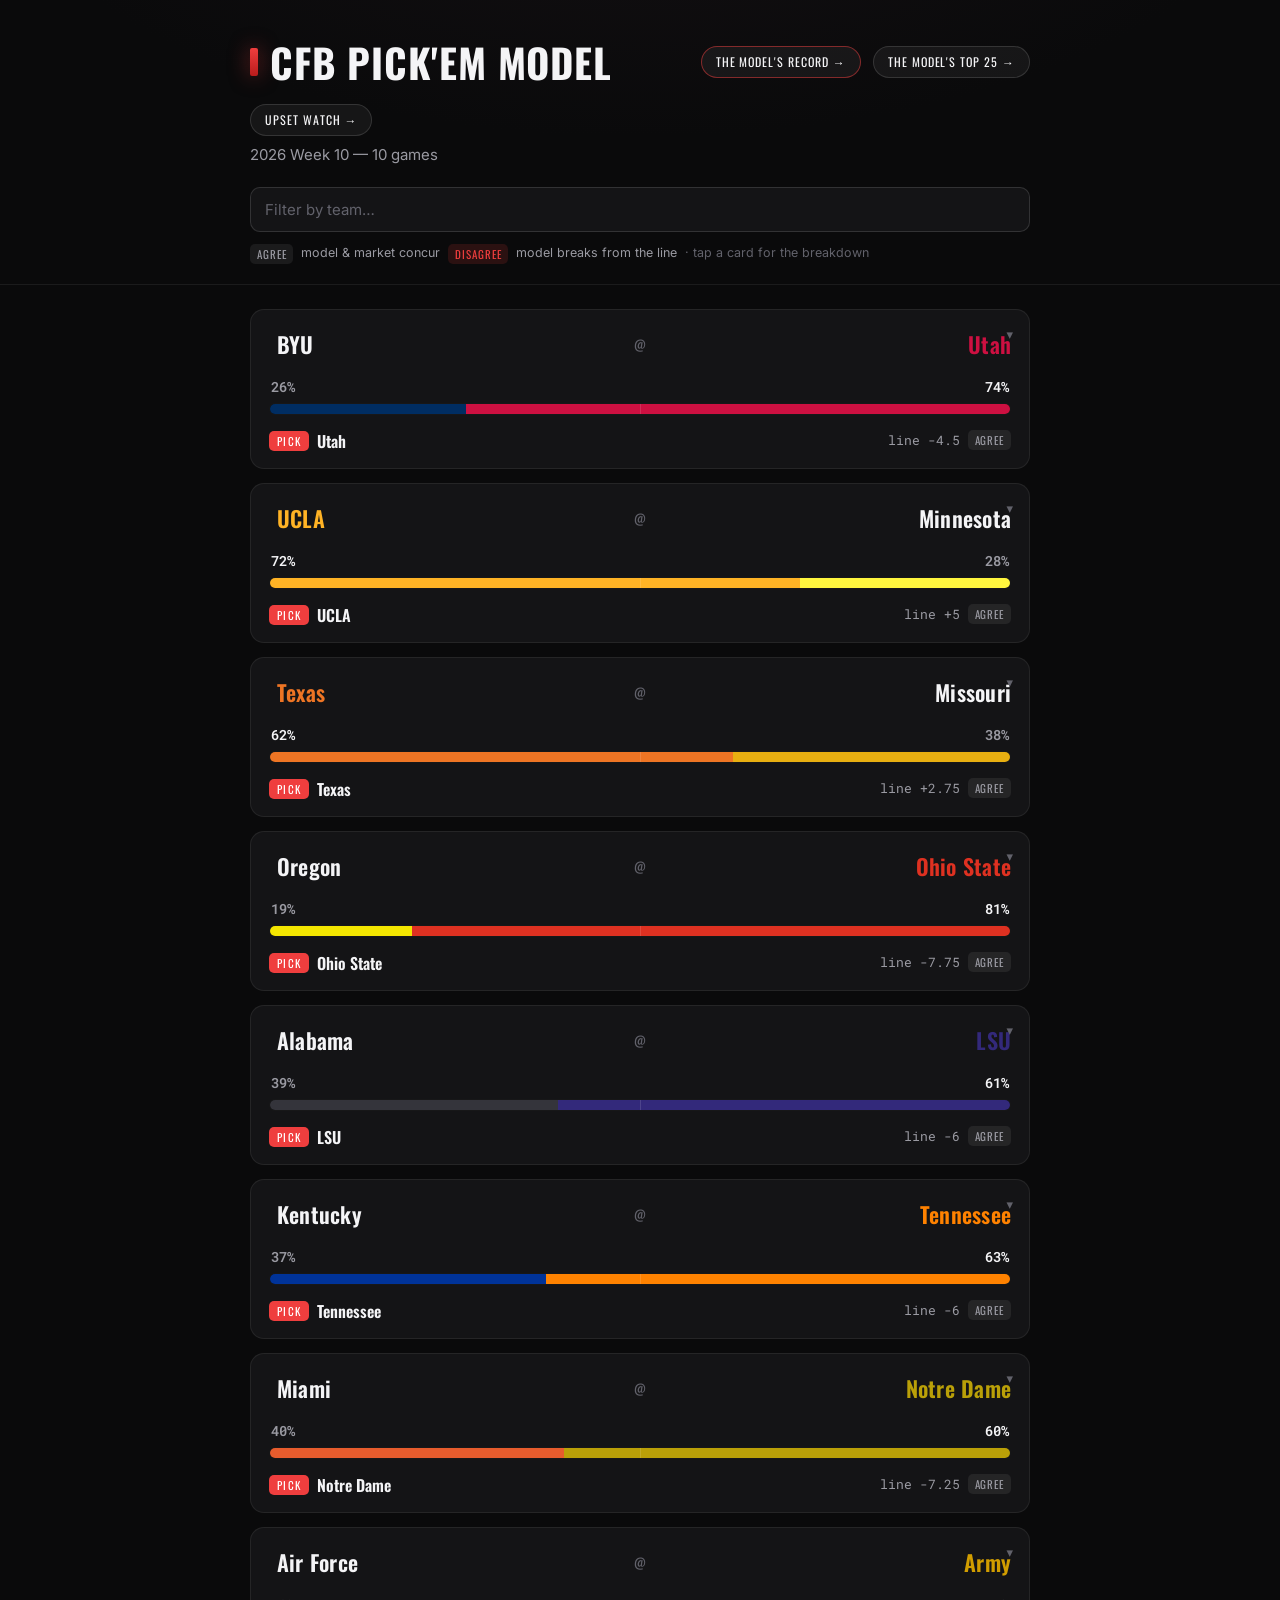
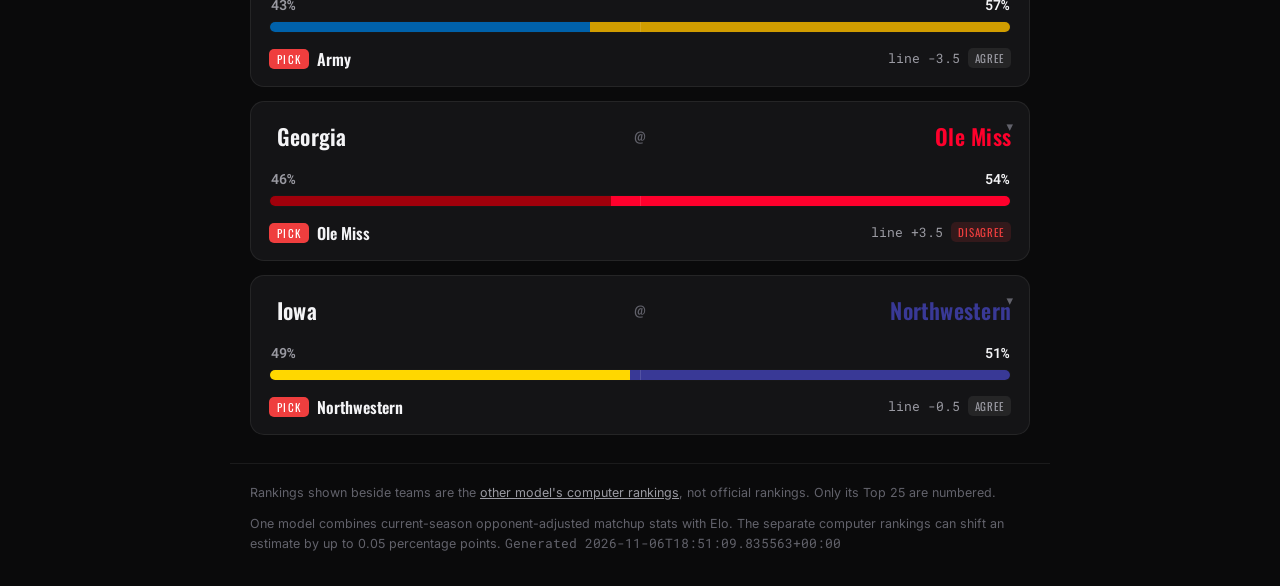
<file: docs/index.html>
<!DOCTYPE html>
<html lang="en">
<head>
  <meta charset="UTF-8" />
  <meta name="viewport" content="width=device-width, initial-scale=1.0" />
  <title>CFB Pick'em Model</title>
  <link rel="preconnect" href="https://fonts.googleapis.com" />
  <link rel="preconnect" href="https://fonts.gstatic.com" crossorigin />
  <link href="https://fonts.googleapis.com/css2?family=Oswald:wght@500;600;700&family=Inter:wght@400;500;600&family=Roboto+Mono:wght@500;600&display=swap" rel="stylesheet" />
  <link rel="stylesheet" href="styles.css?v=chart-explanations-1" />
</head>
<body>
  <header class="masthead">
    <div class="masthead-inner">
      <div class="brand">
        <span class="brand-mark" aria-hidden="true"></span>
        <h1>CFB Pick'em Model</h1>
        <a href="record.html" class="top-25-bubble record-bubble">The Model's Record &rarr;</a>
        <a href="https://dstaggs-15.github.io/cfbranking/" class="top-25-bubble">The Model's Top 25 &rarr;</a>
        <a href="upsets.html" class="top-25-bubble upset-bubble">Upset Watch &rarr;</a>
      </div>
      <p class="dek" id="dek">Loading this week's board…</p>
      <div class="controls">
        <input id="filter" type="search" placeholder="Filter by team…" autocomplete="off" />
        <span class="legend">
          <span class="legend-chip agree">AGREE</span> model &amp; market concur
          <span class="legend-chip disagree">DISAGREE</span> model breaks from the line
          <span class="hint">· tap a card for the breakdown</span>
        </span>
      </div>
    </div>
  </header>
  <main id="board" class="board" aria-live="polite"></main>
  <footer class="footer">
    <p class="ranking-note">Rankings shown beside teams are the <a href="https://dstaggs-15.github.io/cfbranking/">other model's computer rankings</a>, not official rankings. Only its Top 25 are numbered.</p>
    <p>One model combines current-season opponent-adjusted matchup stats with Elo. The separate computer rankings can shift an estimate by up to 0.05 percentage points.
       <span class="mono" id="stamp"></span></p>
  </footer>
  <template id="card-tpl">
    <article class="game">
      <button class="game-head" aria-expanded="false">
        <div class="teams">
          <div class="team team--away"><span class="rank"></span><span class="name"></span></div>
          <span class="at">@</span>
          <div class="team team--home"><span class="rank"></span><span class="name"></span></div>
        </div>
        <div class="pcts"><span class="pct pct--away mono"></span><span class="pct pct--home mono"></span></div>
        <div class="meter" role="img"><div class="meter-fill meter--away"></div><div class="meter-fill meter--home"></div></div>
        <div class="verdict">
          <div class="pick"><span class="pick-label">PICK</span> <span class="pick-team"></span></div>
          <div class="market mono"></div>
        </div>
        <span class="chevron" aria-hidden="true">▾</span>
      </button>
      <div class="drawer" hidden>
        <section class="contribution-panel" aria-label="Factors behind this pick" hidden>
          <span class="section-label">What goes into this pick</span>
          <div class="contribution-layout">
            <div class="contribution-donut" role="img"></div>
            <ul class="contribution-legend"></ul>
          </div>
          <p class="contribution-note">Terms are measured relative to training averages. Slices show their sizes for this game, not win probabilities or fixed model weights. Labels show each group's net direction; opposing effects can cancel.</p>
        </section>
        <div class="why">
          <span class="section-label">Why this pick</span>
          <ul class="why-list"></ul>
        </div>
        <div class="statgrid">
          <div class="statcol statcol--away">
            <span class="statcol-team"></span>
            <ul class="stat-list"></ul>
          </div>
          <div class="statcol statcol--home">
            <span class="statcol-team"></span>
            <ul class="stat-list"></ul>
          </div>
        </div>
        <div class="news" hidden>
          <span class="section-label">Around the matchup</span>
          <ul class="news-list"></ul>
        </div>
        <div class="ai">
          <span class="ai-label">AI take</span><span class="ai-body">coming soon</span>
        </div>
      </div>
    </article>
  </template>
  <script src="app.js?v=chart-explanations-1"></script>
</body>
</html>
</file>
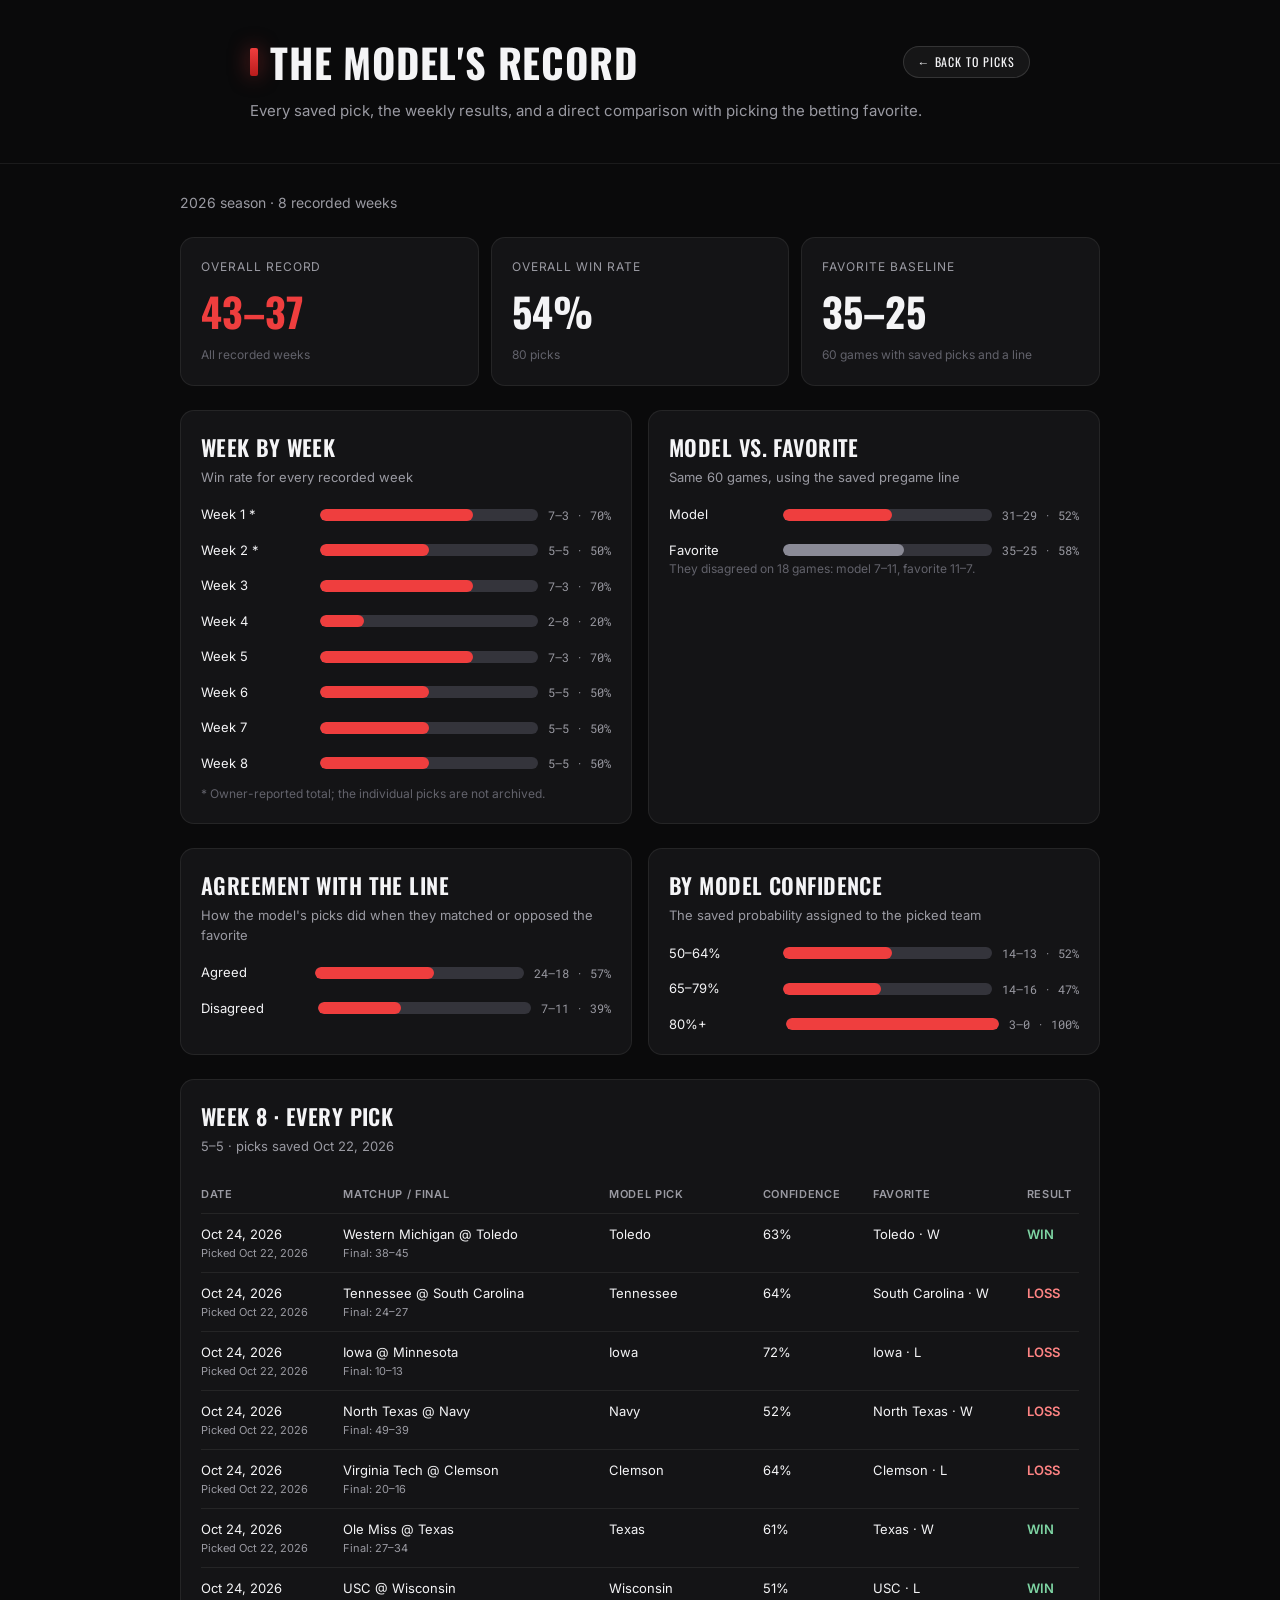
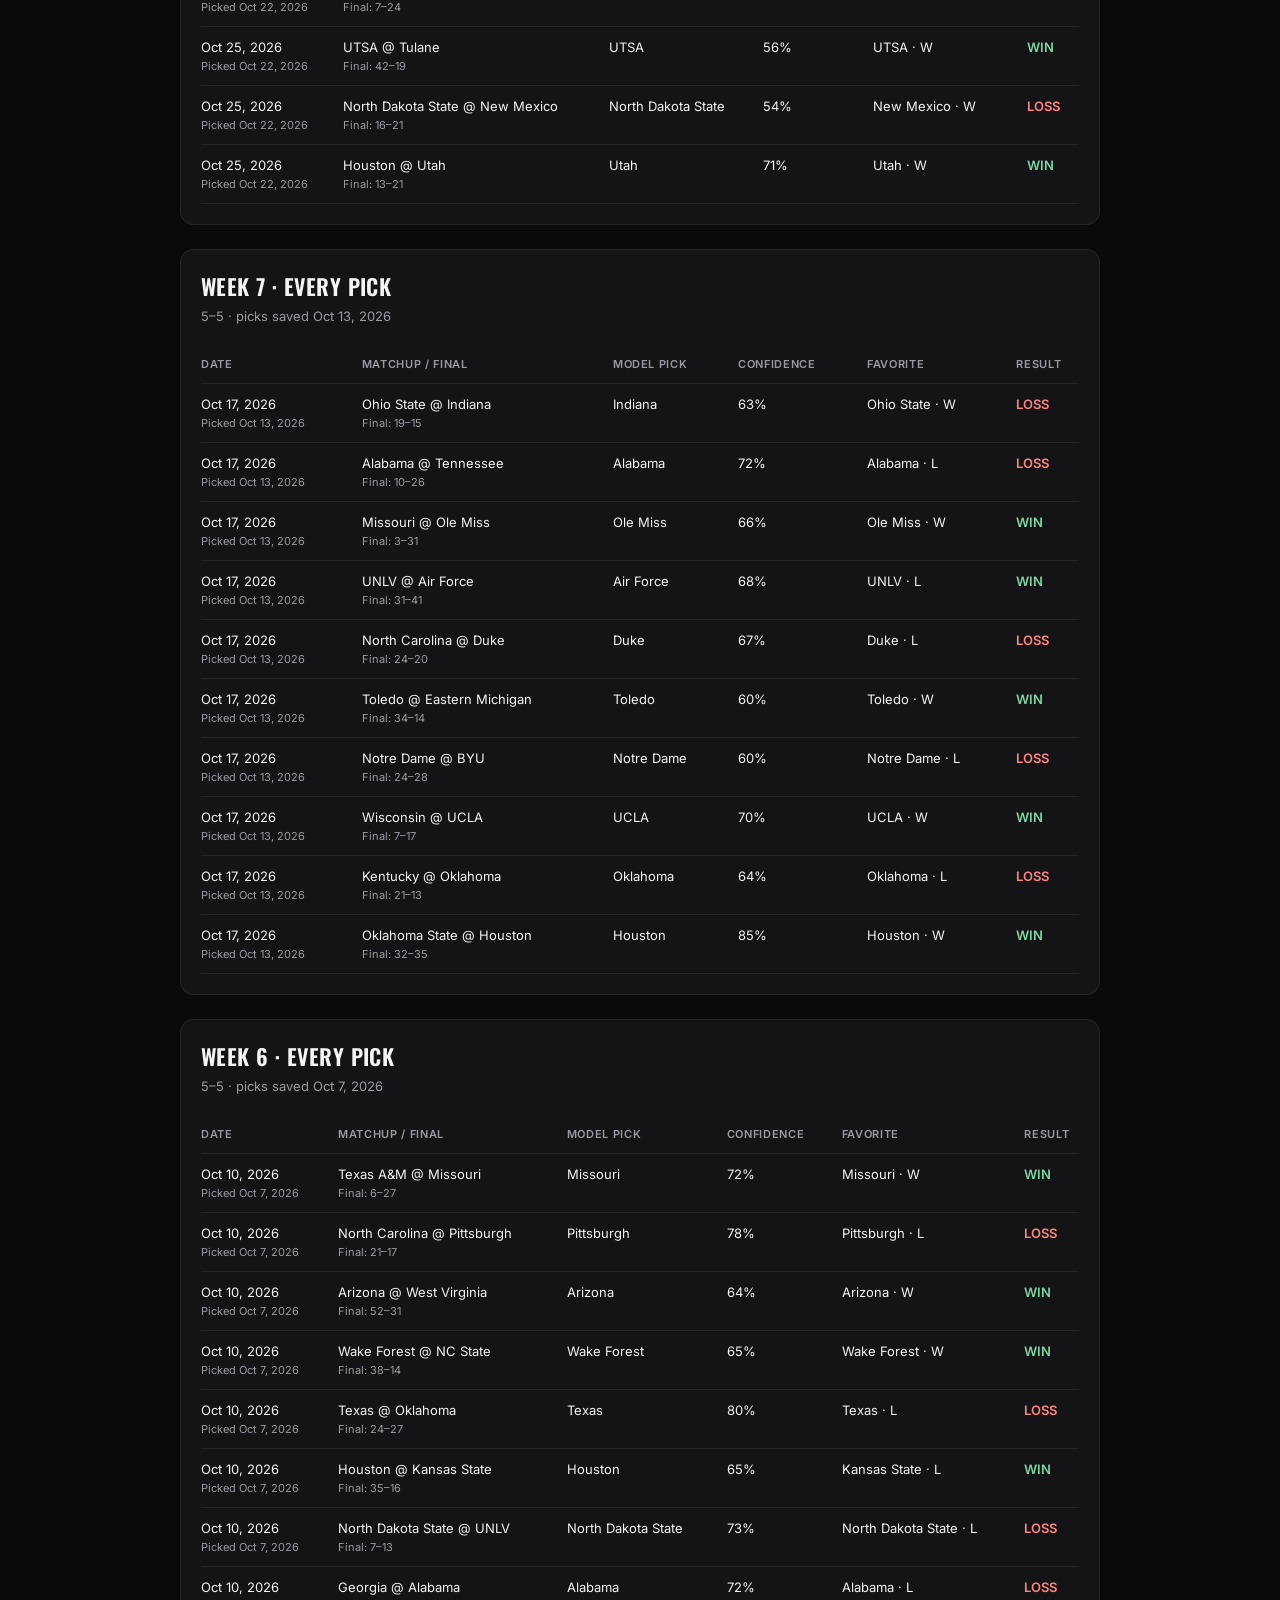
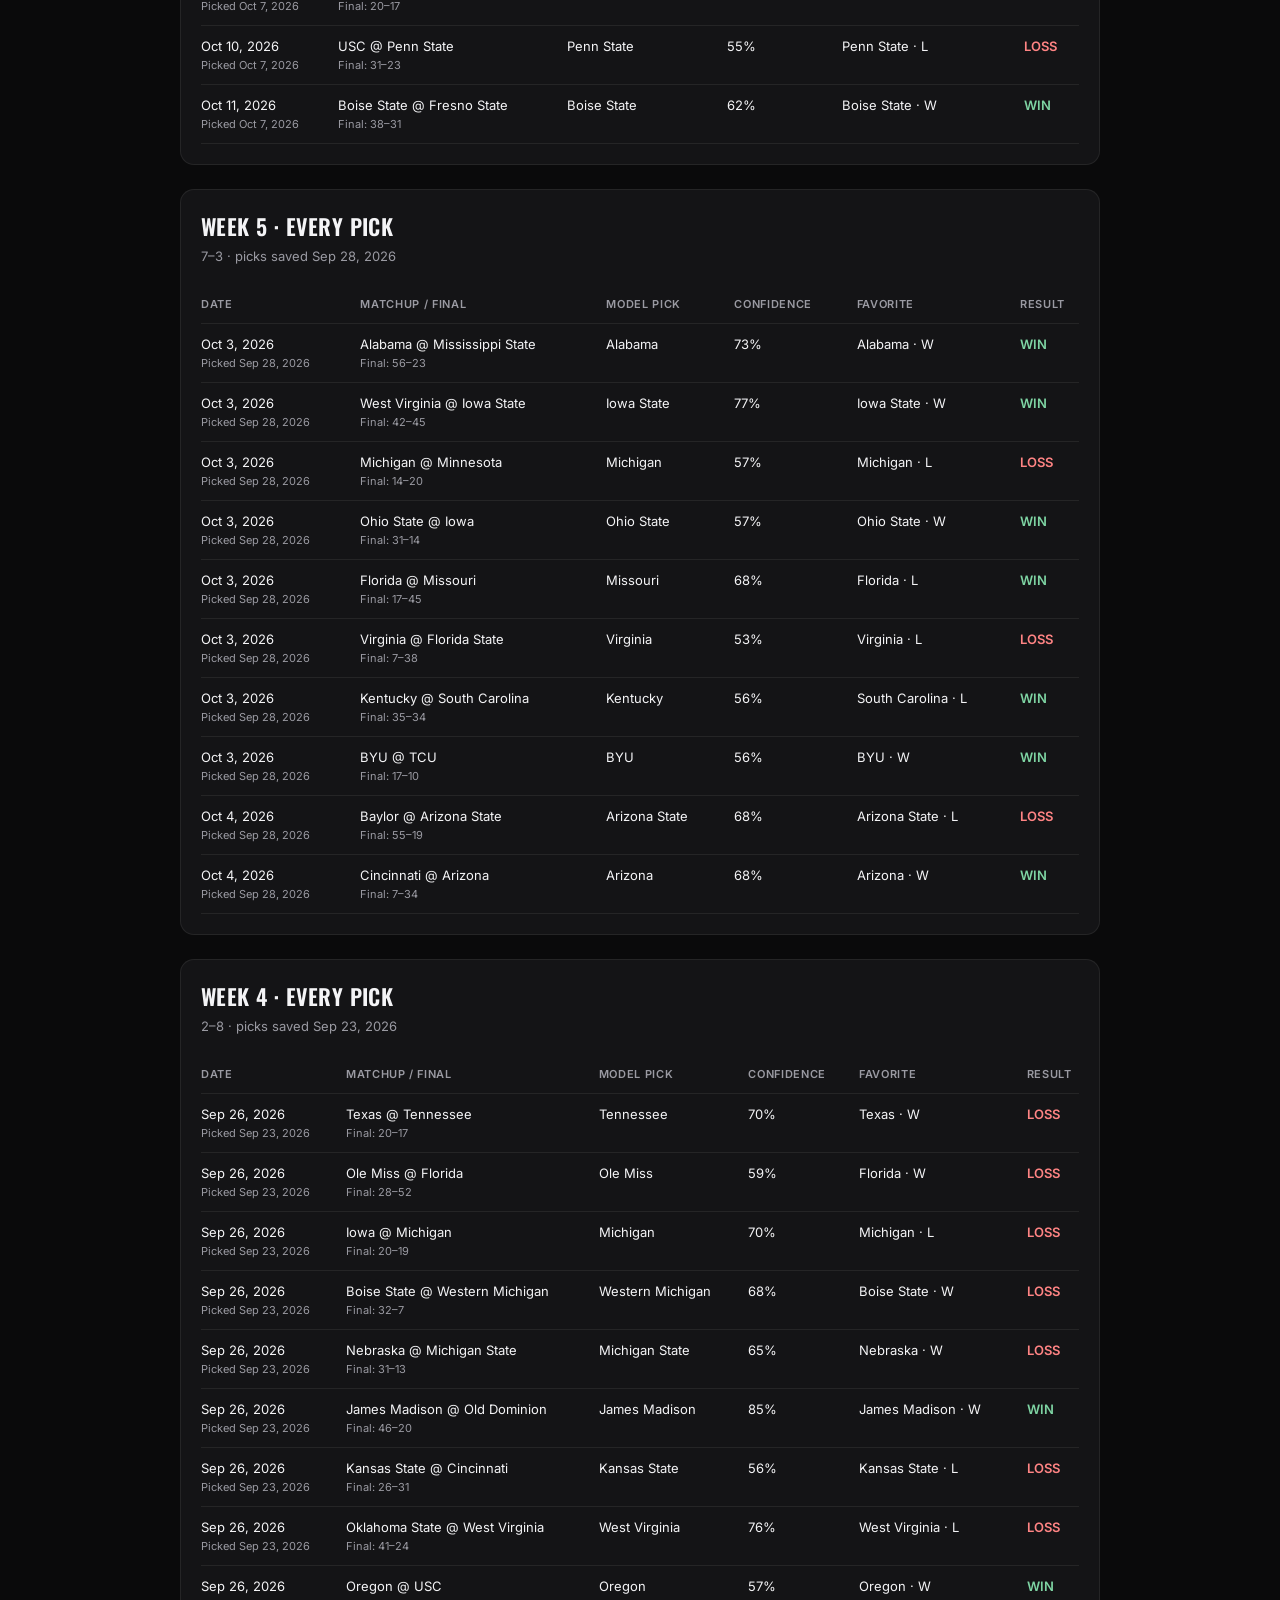
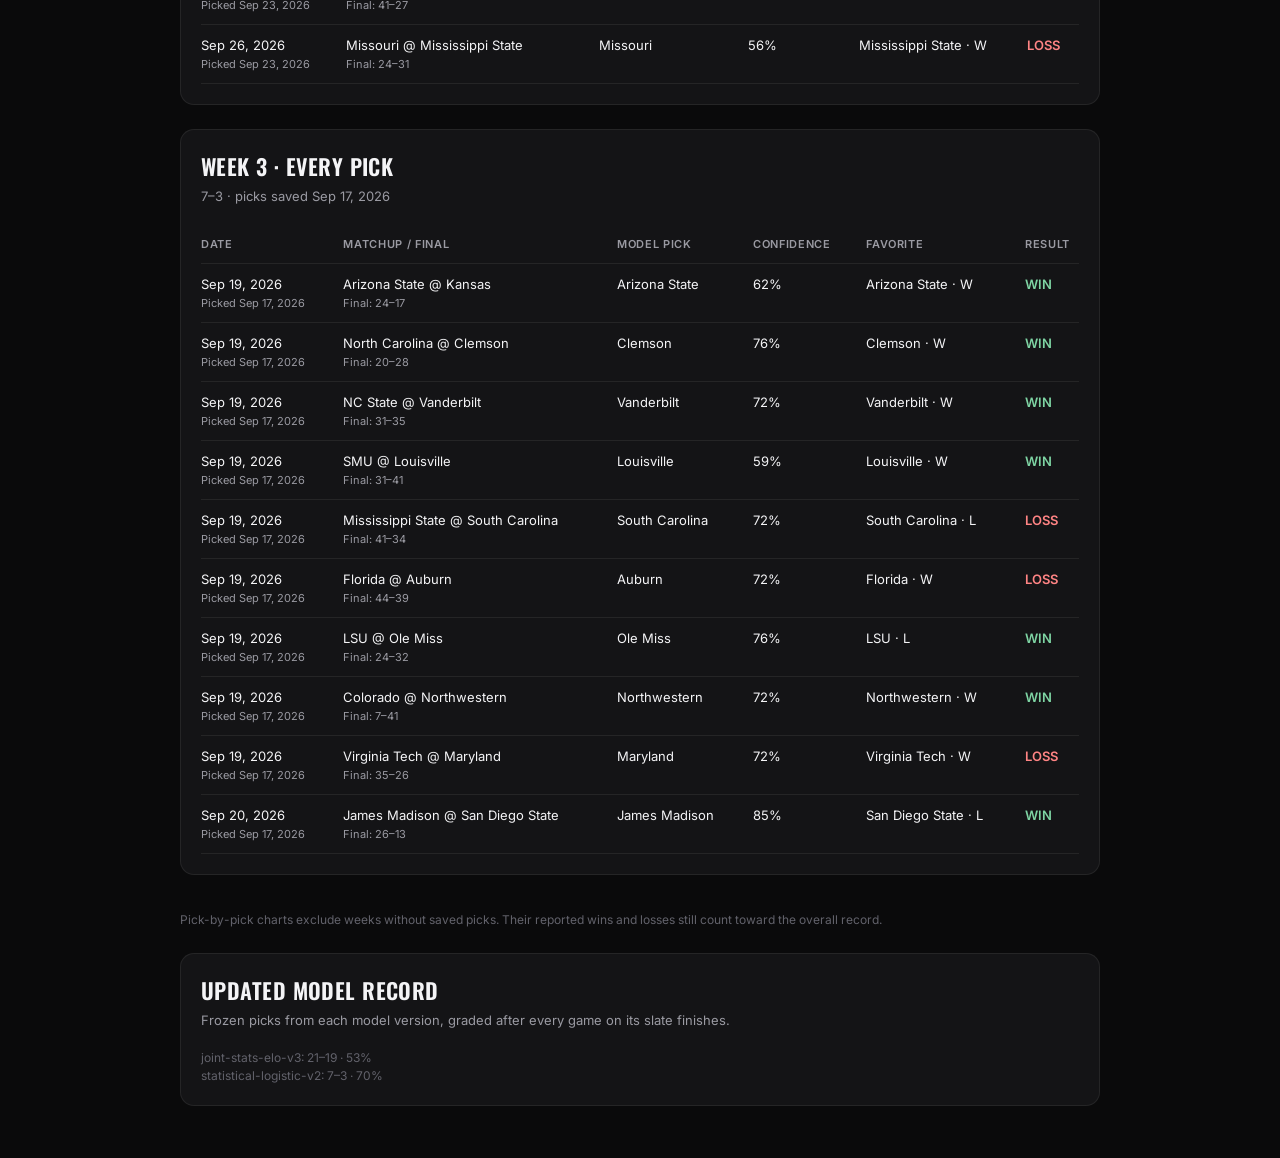
<file: docs/record.html>
<!DOCTYPE html>
<html lang="en">
<head>
  <meta charset="UTF-8" />
  <meta name="viewport" content="width=device-width, initial-scale=1.0" />
  <title>The Model's Record · CFB Pick'em</title>
  <link rel="preconnect" href="https://fonts.googleapis.com" />
  <link rel="preconnect" href="https://fonts.gstatic.com" crossorigin />
  <link href="https://fonts.googleapis.com/css2?family=Oswald:wght@500;600;700&family=Inter:wght@400;500;600&family=Roboto+Mono:wght@500;600&display=swap" rel="stylesheet" />
  <link rel="stylesheet" href="styles.css" />
  <link rel="stylesheet" href="record.css" />
</head>
<body>
  <header class="masthead">
    <div class="masthead-inner">
      <div class="brand">
        <span class="brand-mark" aria-hidden="true"></span>
        <h1>The Model's Record</h1>
        <a class="top-25-bubble" href="index.html">&larr; Back to picks</a>
      </div>
      <p class="dek">Every saved pick, the weekly results, and a direct comparison with picking the betting favorite.</p>
    </div>
  </header>
  <main class="record-page" id="record-page" aria-live="polite">
    <p class="empty">Loading the record…</p>
  </main>
  <script src="record.js"></script>
</body>
</html>
</file>
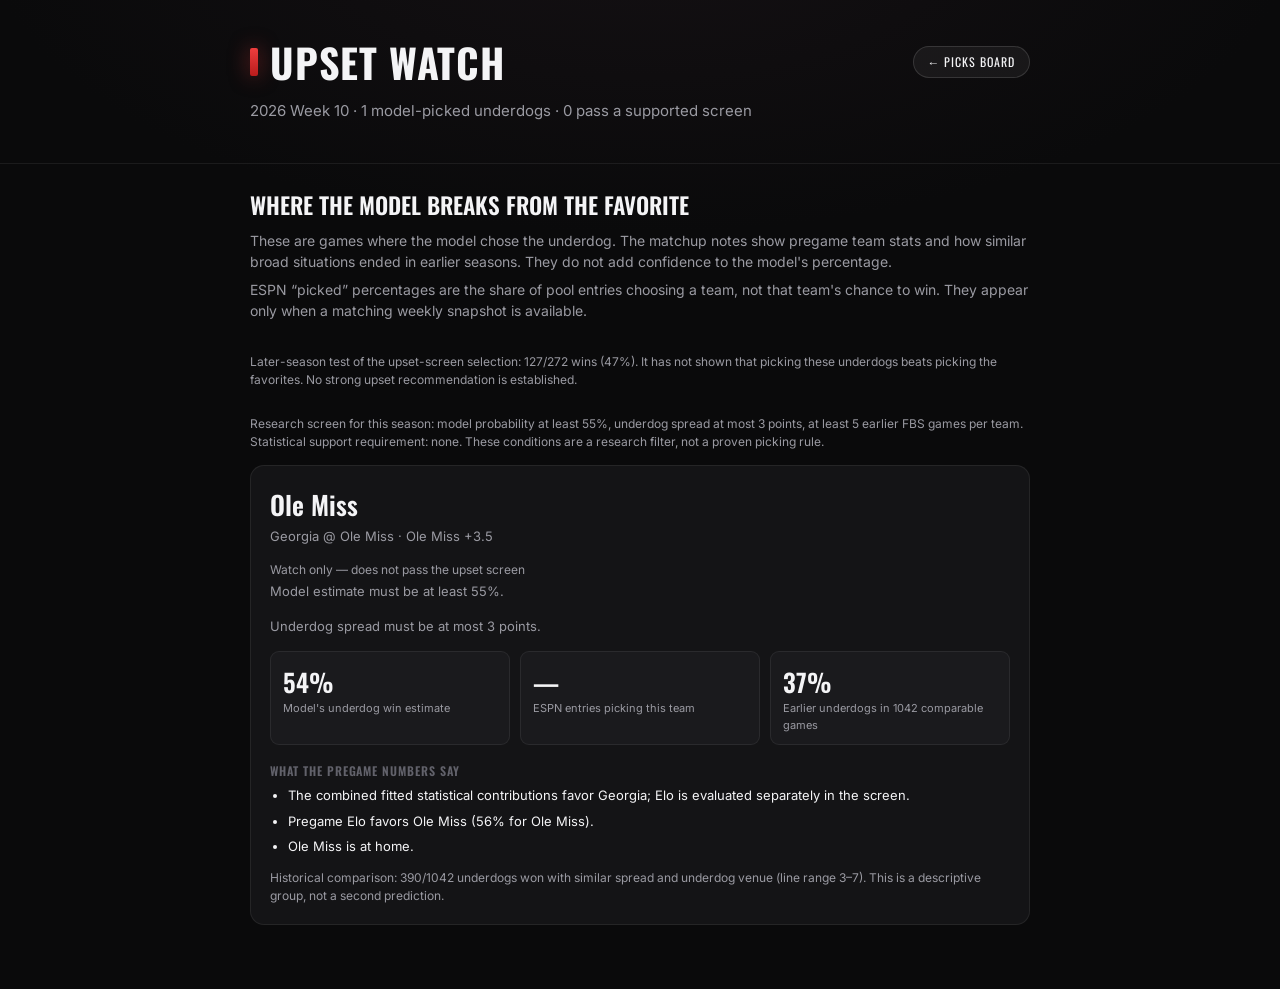
<file: docs/upsets.html>
<!DOCTYPE html>
<html lang="en">
<head>
  <meta charset="UTF-8" />
  <meta name="viewport" content="width=device-width, initial-scale=1.0" />
  <title>Upset Watch · CFB Pick'em Model</title>
  <link rel="preconnect" href="https://fonts.googleapis.com" />
  <link rel="preconnect" href="https://fonts.gstatic.com" crossorigin />
  <link href="https://fonts.googleapis.com/css2?family=Oswald:wght@500;600;700&family=Inter:wght@400;500;600&family=Roboto+Mono:wght@500;600&display=swap" rel="stylesheet" />
  <link rel="stylesheet" href="styles.css" />
  <link rel="stylesheet" href="upsets.css" />
</head>
<body>
  <header class="masthead">
    <div class="masthead-inner">
      <div class="brand"><span class="brand-mark" aria-hidden="true"></span>
        <h1>Upset Watch</h1><a class="top-25-bubble" href="index.html">← Picks board</a></div>
      <p class="dek" id="week">Loading this week's underdog picks…</p>
    </div>
  </header>
  <main class="upset-page">
    <section class="upset-intro">
      <h2>Where the model breaks from the favorite</h2>
      <p>These are games where the model chose the underdog. The matchup notes show pregame team stats and how similar broad situations ended in earlier seasons. They do not add confidence to the model's percentage.</p>
      <p>ESPN “picked” percentages are the share of pool entries choosing a team, not that team's chance to win. They appear only when a matching weekly snapshot is available.</p>
    </section>
    <div id="watches" class="watch-list" aria-live="polite"></div>
    <p id="source" class="watch-source"></p>
  </main>
  <script src="upsets.js"></script>
</body>
</html>
</file>
<file: docs/styles.css>
:root {
  --factor-stats: #54b89b;
  --factor-elo: #efaa4d;
  --factor-context: #8c91e6;
  --factor-baseline: #737985;
  --bg: #0a0a0b;
  --bg-top: #141013;
  --card: #141416;
  --card-2: #1a1a1d;
  --line: rgba(255,255,255,0.07);
  --line-strong: rgba(255,255,255,0.13);
  --text: #f4f4f6;
  --muted: #9a9aa2;
  --muted-dim: #62626b;
  --red: #ef3e3e;
  --red-deep: #b91c1c;
  --red-soft: rgba(239,62,62,0.14);
  --dim: #34343b;
  --radius: 14px;
}
* { box-sizing: border-box; }
body {
  margin: 0;
  background: radial-gradient(1100px 520px at 50% -8%, var(--bg-top), transparent 60%), var(--bg);
  color: var(--text); font-family: "Inter", system-ui, sans-serif; line-height: 1.5; min-height: 100vh;
}
.masthead { border-bottom: 1px solid var(--line); }
.masthead-inner { max-width: 820px; margin: 0 auto; padding: 32px 20px 20px; }
.brand { display: flex; align-items: center; gap: 12px; flex-wrap: wrap; }
.brand-mark { width: 8px; height: 28px; border-radius: 2px; background: linear-gradient(180deg, var(--red), var(--red-deep)); box-shadow: 0 0 20px rgba(239,62,62,0.5); }
h1 { font-family: "Oswald", sans-serif; font-weight: 700; letter-spacing: 0.02em; text-transform: uppercase; font-size: clamp(26px, 5vw, 40px); margin: 0; }
.top-25-bubble {
  margin-left: auto; text-decoration: none; font-family: "Oswald", sans-serif; font-size: 12px;
  letter-spacing: 0.08em; text-transform: uppercase; color: var(--text); background: rgba(255,255,255,0.05);
  border: 1px solid var(--line-strong); padding: 6px 14px; border-radius: 999px; transition: all 0.2s ease; white-space: nowrap;
}
.top-25-bubble:hover { background: var(--red-soft); border-color: var(--red); color: var(--red); }
.record-bubble { margin-left: auto; border-color: rgba(239,62,62,.5); }
.record-bubble + .top-25-bubble { margin-left: 0; }
.upset-bubble { margin-left: 0; }
.dek { color: var(--muted); margin: 8px 0 20px; font-size: 15px; }
.controls { display: flex; flex-direction: column; gap: 12px; }
#filter { width: 100%; padding: 12px 14px; background: var(--card); border: 1px solid var(--line-strong); border-radius: 10px; color: var(--text); font-size: 15px; font-family: inherit; }
#filter::placeholder { color: var(--muted-dim); }
#filter:focus { outline: 2px solid var(--red); outline-offset: 1px; border-color: transparent; }
.legend { display: flex; flex-wrap: wrap; align-items: center; gap: 8px; color: var(--muted); font-size: 12.5px; }
.legend-chip { font-family: "Oswald", sans-serif; font-size: 11px; letter-spacing: 0.08em; padding: 2px 7px; border-radius: 5px; text-transform: uppercase; }
.agree { color: var(--muted); background: rgba(255,255,255,0.07); }
.disagree { color: var(--red); background: var(--red-soft); }
.hint { color: var(--muted-dim); }
.board { max-width: 820px; margin: 0 auto; padding: 24px 20px 8px; display: grid; gap: 14px; }
.game { background: var(--card); border: 1px solid var(--line); border-radius: var(--radius); overflow: hidden; transition: border-color 0.15s ease; }
.game:hover { border-color: var(--line-strong); }
.game-head { display: block; width: 100%; text-align: left; cursor: pointer; background: none; border: 0; color: inherit; font: inherit; padding: 18px 18px 15px; position: relative; }
.game-head:focus-visible { outline: 2px solid var(--red); outline-offset: -2px; border-radius: var(--radius); }
.chevron { position: absolute; top: 15px; right: 16px; color: var(--muted-dim); font-size: 13px; transition: transform 0.2s ease; }
.game-head[aria-expanded="true"] .chevron { transform: rotate(180deg); }
.teams { display: grid; grid-template-columns: 1fr auto 1fr; align-items: center; gap: 10px; }
.team { display: flex; align-items: baseline; gap: 8px; min-width: 0; }
.team--home { justify-content: flex-end; text-align: right; }
.name { font-family: "Oswald", sans-serif; font-weight: 600; font-size: clamp(17px, 3.4vw, 22px); letter-spacing: 0.01em; white-space: nowrap; overflow: hidden; text-overflow: ellipsis; color: var(--text); transition: color 0.15s ease; }
.name--pick { color: var(--red); }
.rank { color: var(--muted-dim); font-size: 13px; font-weight: 600; font-family: "Roboto Mono", monospace; }
.at { color: var(--muted-dim); font-size: 13px; font-family: "Oswald", sans-serif; }
.pcts { display: flex; justify-content: space-between; margin: 15px 2px 6px; }
.pct { font-size: 14px; font-weight: 600; color: var(--muted); }
.pct.lead { color: var(--text); }
.meter { position: relative; display: flex; height: 12px; border-radius: 7px; overflow: hidden; background: #050506; border: 1px solid var(--line); }
.meter-fill { height: 100%; transition: width 0.5s cubic-bezier(0.4,0,0.2,1), background 0.15s ease; }
.is-pick { background: linear-gradient(90deg, var(--red-deep), var(--red)); }
.is-dim { background: var(--dim); }
.meter::after { content: ""; position: absolute; left: 50%; top: -3px; bottom: -3px; width: 1px; background: var(--line-strong); }
.verdict { display: flex; align-items: center; justify-content: space-between; margin-top: 14px; gap: 10px; }
.pick { display: flex; align-items: center; gap: 8px; min-width: 0; }
.pick-label { font-family: "Oswald", sans-serif; font-size: 11px; letter-spacing: 0.12em; color: #fff; background: var(--red); padding: 2px 8px; border-radius: 5px; }
.pick-team { font-family: "Oswald", sans-serif; font-weight: 600; font-size: 16px; white-space: nowrap; overflow: hidden; text-overflow: ellipsis; }
.market { color: var(--muted); font-size: 13px; white-space: nowrap; font-family: "Roboto Mono", monospace; }
.market .tag { font-family: "Oswald", sans-serif; font-size: 11px; letter-spacing: 0.08em; padding: 2px 7px; border-radius: 5px; margin-left: 8px; text-transform: uppercase; }
.market .tag.agree { color: var(--muted); background: rgba(255,255,255,0.07); }
.market .tag.disagree { color: var(--red); background: var(--red-soft); }
.drawer { padding: 2px 18px 18px; border-top: 1px solid var(--line); animation: drop 0.18s ease; }
@keyframes drop { from { opacity: 0; transform: translateY(-4px);} to { opacity: 1; transform: none; } }
.section-label { font-family: "Oswald", sans-serif; font-size: 11px; letter-spacing: 0.1em; color: var(--muted-dim); text-transform: uppercase; display: block; margin: 16px 0 9px; }
.why-list { margin: 0; padding: 0; list-style: none; display: grid; gap: 7px; }
.why-list li { color: var(--text); font-size: 14px; padding-left: 16px; position: relative; }
.why-list li::before { content: ""; position: absolute; left: 0; top: 8px; width: 6px; height: 6px; border-radius: 50%; background: var(--red); }
.statgrid { display: grid; grid-template-columns: 1fr 1fr; gap: 18px; margin-top: 6px; }
.statcol-team { font-family: "Oswald", sans-serif; font-weight: 600; font-size: 15px; display: block; margin-bottom: 10px; color: var(--text); }
.statcol--home { text-align: right; }
.stat-list { margin: 0; padding: 0; list-style: none; display: grid; gap: 8px; }
.stat-list li { display: flex; justify-content: space-between; align-items: baseline; gap: 10px; font-size: 13px; border-bottom: 1px solid var(--line); padding-bottom: 7px; }
.statcol--home .stat-list li { flex-direction: row-reverse; }
.stat-label { color: var(--muted); }
.stat-figure { display: inline-flex; align-items: baseline; gap: 8px; white-space: nowrap; }
.stat-val { font-family: "Roboto Mono", monospace; color: var(--text); }
.stat-rank { font-family: "Roboto Mono", monospace; font-size: 11px; color: var(--red); }
.news-list { margin: 0; padding: 0; list-style: none; display: grid; gap: 9px; }
.news-list li a { color: #f0908f; text-decoration: none; font-size: 13.5px; }
.news-list li a:hover { text-decoration: underline; color: var(--red); }
.news-src { color: var(--muted-dim); font-size: 12px; margin-left: 4px; }
.ai { margin-top: 16px; padding-top: 13px; border-top: 1px dashed var(--line); display: flex; gap: 10px; align-items: baseline; font-size: 13.5px; }
.ai-label { font-family: "Oswald", sans-serif; font-size: 11px; letter-spacing: 0.1em; color: var(--muted-dim); text-transform: uppercase; flex-shrink: 0; }
.ai-body { color: var(--muted); }
.notfound .meter { background: #0d0d0e; }
.empty, .error { text-align: center; color: var(--muted); padding: 60px 20px; font-size: 15px; }
.error { color: var(--red); }
.footer { max-width: 820px; margin: 20px auto 0; padding: 20px; color: var(--muted-dim); font-size: 12.5px; border-top: 1px solid var(--line); }
.footer a { color: var(--muted); }
.ranking-note, .record { margin: 0 0 10px; }
.record { color: var(--muted); }
.record strong { color: var(--text); font-weight: 600; }
.record small { display: block; margin-top: 3px; color: var(--muted-dim); }
.mono { font-family: "Roboto Mono", monospace; }
@media (max-width: 480px) {
  .statgrid { grid-template-columns: 1fr; gap: 4px; }
  .statcol--home { text-align: left; }
  .statcol--home .stat-list li { flex-direction: row; }
}

.contribution-panel { margin-bottom: 22px; }
.contribution-panel[hidden] { display: none; }
.contribution-layout { display: flex; align-items: center; gap: 22px; margin-top: 12px; flex-wrap: wrap; }
.contribution-donut { width: 136px; height: 136px; border-radius: 50%; flex: 0 0 136px; position: relative; }
.contribution-donut::after { content: "Factor sizes"; position: absolute; inset: 25px; border-radius: 50%; background: var(--card); display: grid; place-items: center; text-align: center; color: var(--text); font-size: 12px; }
.contribution-legend { list-style: none; padding: 0; margin: 0; display: grid; gap: 10px; flex: 1 1 240px; }
.contribution-legend li { display: flex; align-items: flex-start; gap: 9px; font-size: 13px; }
.contribution-swatch { width: 10px; height: 10px; border-radius: 3px; flex: 0 0 10px; margin-top: 5px; }
.contribution-legend small { display: block; color: var(--muted); font-size: 12px; }
.contribution-note { color: var(--muted); font-size: 12px; margin: 12px 0 0; max-width: 620px; }
.contribution-explanation { font-size: 13px; line-height: 1.6; max-width: 680px; }
.contribution-explanation p { margin: 12px 0 0; }
@media (max-width: 440px) { .contribution-layout { gap: 16px; } .contribution-donut { margin: 0 auto; } }
</file>
<file: docs/record.css>
.record-page { max-width: 960px; margin: 0 auto; padding: 28px 20px 52px; display: grid; gap: 24px; }
.record-page h2 { font: 600 22px "Oswald", sans-serif; text-transform: uppercase; letter-spacing: .02em; margin: 0 0 5px; }
.record-page h3 { font: 600 17px "Oswald", sans-serif; margin: 0 0 6px; }
.record-page p { margin: 0; }
.record-intro { color: var(--muted); font-size: 14px; }
.record-hero { display: grid; grid-template-columns: repeat(3, 1fr); gap: 12px; }
.record-metric, .record-panel { background: var(--card); border: 1px solid var(--line); border-radius: var(--radius); padding: 20px; }
.record-metric .metric-label { display: block; color: var(--muted); font-size: 12px; text-transform: uppercase; letter-spacing: .08em; }
.record-metric strong { display: block; margin-top: 5px; font: 700 clamp(27px,5vw,40px) "Oswald", sans-serif; }
.record-metric small { color: var(--muted-dim); font-size: 12px; }
.record-metric:first-child strong { color: var(--red); }
.record-grid { display: grid; grid-template-columns: repeat(2, minmax(0,1fr)); gap: 16px; }
.record-panel .subtle { font-size: 13px; color: var(--muted); margin-bottom: 18px; }
.chart-list { display: grid; gap: 16px; margin-top: 14px; }
.chart-row { display: grid; grid-template-columns: minmax(95px,1fr) minmax(120px,2fr) auto; gap: 10px; align-items: center; font-size: 13px; }
.chart-label { color: var(--text); }
.chart-value { color: var(--muted); font: 12px "Roboto Mono", monospace; white-space: nowrap; text-align: right; }
.chart-track { height: 12px; background: var(--dim); border-radius: 20px; overflow: hidden; }
.chart-fill { height: 100%; background: var(--red); border-radius: inherit; }
.chart-fill--alt { background: #8a8a96; }
.chart-key { color: var(--muted-dim); font-size: 12px; margin-top: 16px; }
.record-callout { background: var(--red-soft); border: 1px solid rgba(239,62,62,.25); border-radius: 10px; padding: 14px 16px; color: var(--text); font-size: 13px; }
.record-callout.neutral { background: rgba(255,255,255,.04); border-color: var(--line-strong); color: var(--muted); }
.record-table-wrap { overflow-x: auto; margin-top: 14px; }
.record-table { width: 100%; border-collapse: collapse; font-size: 13px; min-width: 730px; }
.record-table th { text-align: left; color: var(--muted); font-size: 11px; text-transform: uppercase; letter-spacing: .06em; font-weight: 600; }
.record-table td, .record-table th { padding: 11px 10px; border-bottom: 1px solid var(--line); vertical-align: top; }
.record-table td:first-child, .record-table th:first-child { padding-left: 0; }
.record-table td:last-child, .record-table th:last-child { padding-right: 0; }
.record-table .game-line { color: var(--muted); display: block; font-size: 11px; }
.result-win { color: #7ed4a3; font-weight: 600; }
.result-loss { color: #ff8484; font-weight: 600; }
.record-table .muted { color: var(--muted-dim); }
.coverage-note { margin-top: 12px !important; font-size: 12px; color: var(--muted-dim); }
@media (max-width: 680px) {
  .record-hero { grid-template-columns: 1fr 1fr; }
  .record-hero .record-metric:last-child { grid-column: 1 / -1; }
  .record-grid { grid-template-columns: 1fr; }
  .chart-row { grid-template-columns: minmax(78px,1fr) minmax(100px,1.5fr) auto; gap: 6px; }
  .record-page { padding-top: 20px; }
}
</file>
<file: docs/upsets.css>
.upset-page { max-width: 820px; margin: 0 auto; padding: 24px 20px 48px; }
.upset-intro { color: var(--muted); font-size: 14px; margin-bottom: 20px; }
.upset-intro h2 { color: var(--text); font: 600 23px "Oswald", sans-serif; text-transform: uppercase; margin: 0 0 8px; }
.upset-intro p { margin: 7px 0; }
.watch-list { display: grid; gap: 14px; }
.watch-card { background: var(--card); border: 1px solid var(--line); border-radius: var(--radius); padding: 19px; }
.watch-head { display: flex; justify-content: space-between; align-items: baseline; gap: 12px; flex-wrap: wrap; }
.watch-head h3 { font: 600 clamp(20px, 4vw, 26px) "Oswald", sans-serif; margin: 0; }
.watch-pill { border: 1px solid rgba(239,62,62,.4); color: #ff8f8f; background: var(--red-soft); border-radius: 20px; padding: 3px 9px; font-size: 11px; text-transform: uppercase; letter-spacing: .06em; }
.watch-line { color: var(--muted); font-size: 13px; margin: 3px 0 15px; }
.watch-numbers { display: grid; grid-template-columns: repeat(3, 1fr); gap: 10px; }
.watch-number { background: var(--card-2); border: 1px solid var(--line); border-radius: 9px; padding: 11px 12px; }
.watch-number strong { display: block; font: 600 25px "Oswald", sans-serif; }
.watch-number span { display: block; color: var(--muted); font-size: 11px; }
.watch-subhead { color: var(--muted-dim); text-transform: uppercase; letter-spacing: .08em; font: 600 12px "Oswald", sans-serif; margin: 17px 0 7px; }
.watch-clues { padding-left: 18px; margin: 0; font-size: 13px; display: grid; gap: 6px; }
.watch-history { margin: 12px 0 0; color: var(--muted); font-size: 12px; }
.watch-source { color: var(--muted-dim); font-size: 12px; margin: 16px 0; }
@media (max-width: 570px) { .watch-numbers { grid-template-columns: 1fr 1fr; } .watch-number:last-child { grid-column: 1 / -1; } }
</file>
